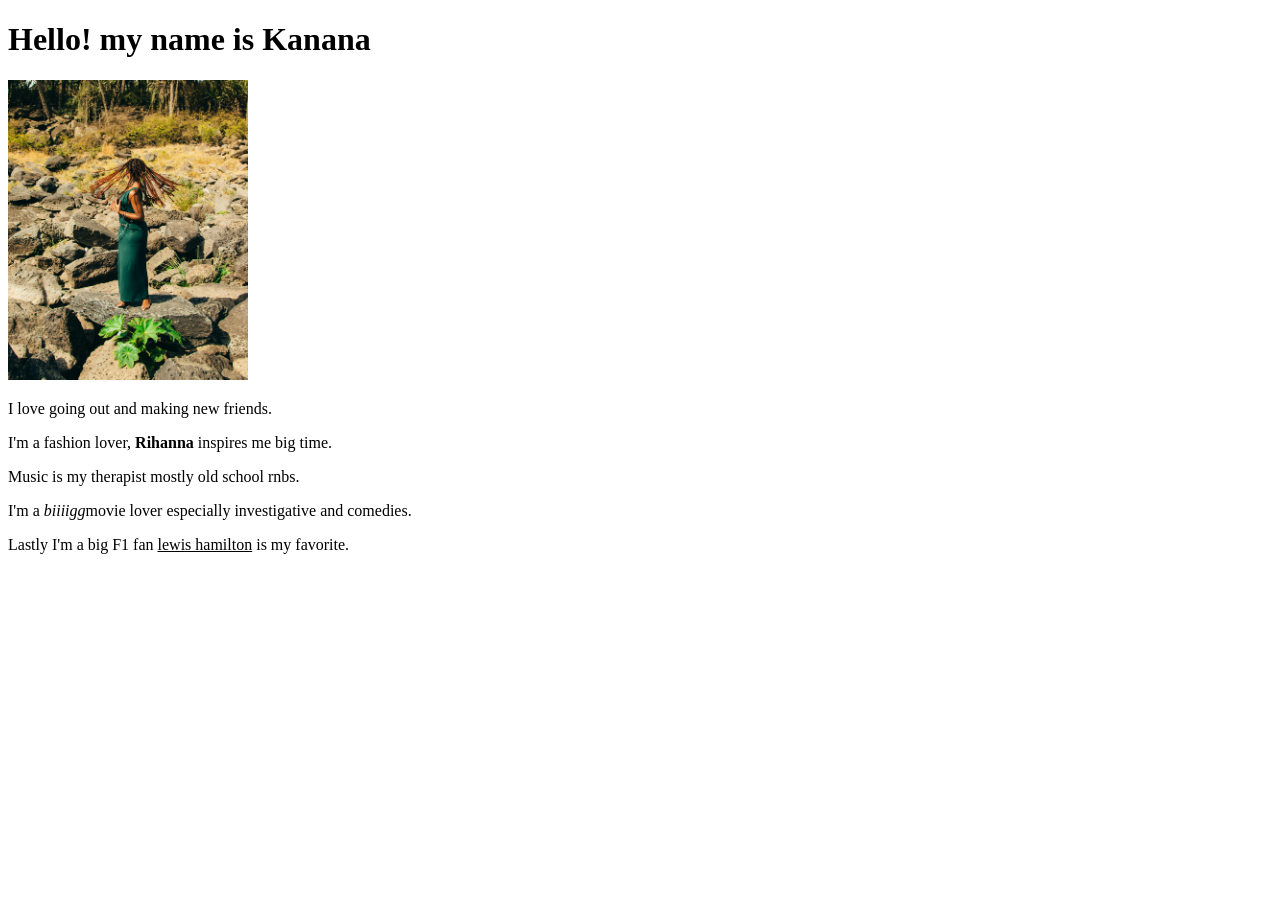
<file: index.html>
<!doctype html>
<html>
  <head>
    <title>KANANA</title>
  </head>
  <body>
    <h1>Hello! my name is Kanana</h1>
    <img src="./kanana.jpg" alt="kenyan girl" height="300px"/>
    <p>I love going out and making new friends.</p>
    <p>I'm a fashion lover, <b> Rihanna</b>  inspires me big time.</p>
    <p>Music is my therapist mostly old school rnbs.</p>
    <p>I'm a <i>biiiigg</i>movie lover especially investigative and comedies.</p>
    <p>Lastly I'm a big F1 fan <u>lewis hamilton</u> is my favorite.</p>
    
  </body>
</html>
</file>
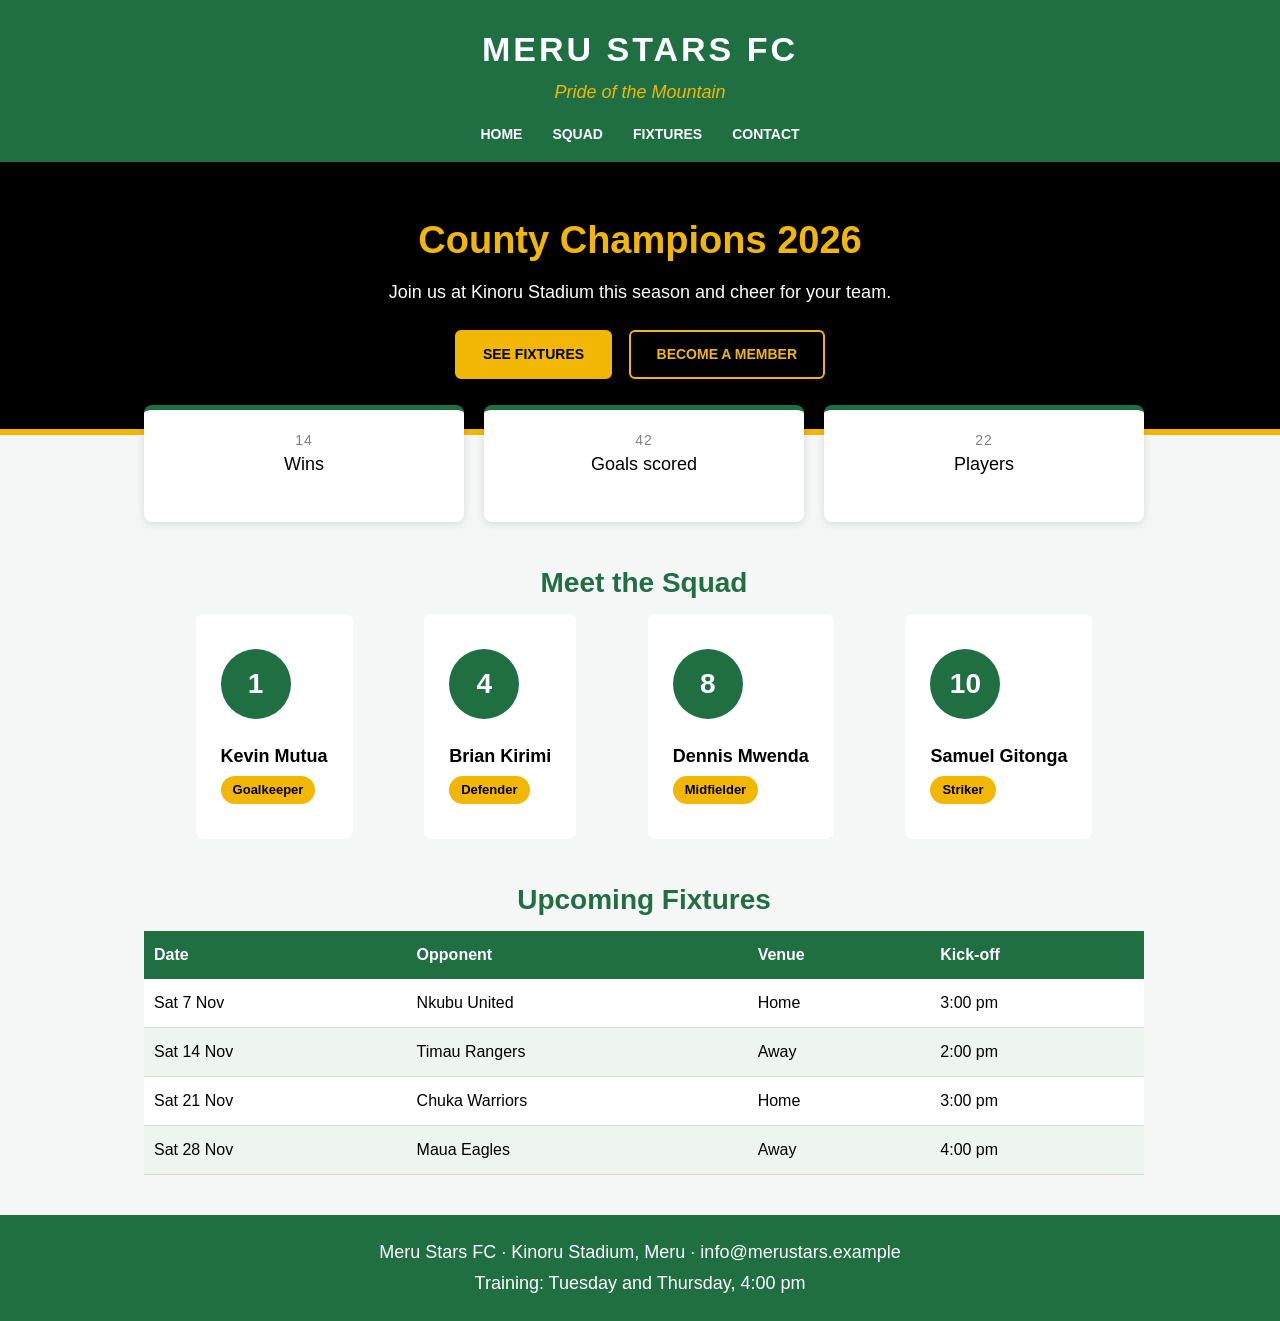
<file: css-practice-2/index.html>
<!DOCTYPE html>
<!--
  inTEN Web Programming · CSS Practice 2: Meru Stars FC
  DO NOT change this HTML file. All your work goes in style.css.
-->
<html lang="en">
<head>
  <meta charset="UTF-8">
  <meta name="viewport" content="width=device-width, initial-scale=1.0">
  <title>Meru Stars FC | Official Site</title>
  <link rel="stylesheet" href="style.css">
</head>

<body>

  <header>
    <h1 class="logo">Meru Stars FC</h1>
    <p class="tagline">Pride of the Mountain</p>
    <nav>
      <ul>
        <li><a href="#">Home</a></li>
        <li><a href="#squad">Squad</a></li>
        <li><a href="#fixtures">Fixtures</a></li>
        <li><a href="#contact">Contact</a></li>
      </ul>
    </nav>
  </header>

  <section class="hero">
    <h2>County Champions 2026</h2>
    <p>Join us at Kinoru Stadium this season and cheer for your team.</p>
    <a href="#fixtures" class="button">See fixtures</a>
    <a href="#contact" class="button button-outline">Become a member</a>
  </section>

  <main>

    <section class="stats">
      <div class="stat">
        <p class="stat-number">14</p>
        <p class="stat-label">Wins</p>
      </div>
      <div class="stat">
        <p class="stat-number">42</p>
        <p class="stat-label">Goals scored</p>
      </div>
      <div class="stat">
        <p class="stat-number">22</p>
        <p class="stat-label">Players</p>
      </div>
    </section>

    <section id="squad">
      <h2>Meet the Squad</h2>

      <div class="players">
        <div class="player">
          <p class="number">1</p>
          <h3>Kevin Mutua</h3>
          <p class="position">Goalkeeper</p>
        </div>
        <div class="player">
          <p class="number">4</p>
          <h3>Brian Kirimi</h3>
          <p class="position">Defender</p>
        </div>
        <div class="player">
          <p class="number">8</p>
          <h3>Dennis Mwenda</h3>
          <p class="position">Midfielder</p>
        </div>
        <div class="player">
          <p class="number">10</p>
          <h3>Samuel Gitonga</h3>
          <p class="position">Striker</p>
        </div>
      </div>
    </section>

    <section id="fixtures">
      <h2>Upcoming Fixtures</h2>

      <table>
        <thead>
          <tr>
            <th>Date</th>
            <th>Opponent</th>
            <th>Venue</th>
            <th>Kick-off</th>
          </tr>
        </thead>
        <tbody>
          <tr>
            <td>Sat 7 Nov</td>
            <td>Nkubu United</td>
            <td>Home</td>
            <td>3:00 pm</td>
          </tr>
          <tr>
            <td>Sat 14 Nov</td>
            <td>Timau Rangers</td>
            <td>Away</td>
            <td>2:00 pm</td>
          </tr>
          <tr>
            <td>Sat 21 Nov</td>
            <td>Chuka Warriors</td>
            <td>Home</td>
            <td>3:00 pm</td>
          </tr>
          <tr>
            <td>Sat 28 Nov</td>
            <td>Maua Eagles</td>
            <td>Away</td>
            <td>4:00 pm</td>
          </tr>
        </tbody>
      </table>
    </section>

  </main>

  <footer id="contact">
    <p>Meru Stars FC &middot; Kinoru Stadium, Meru &middot; info@merustars.example</p>
    <p>Training: Tuesday and Thursday, 4:00 pm</p>
  </footer>

</body>
</html>
</file>
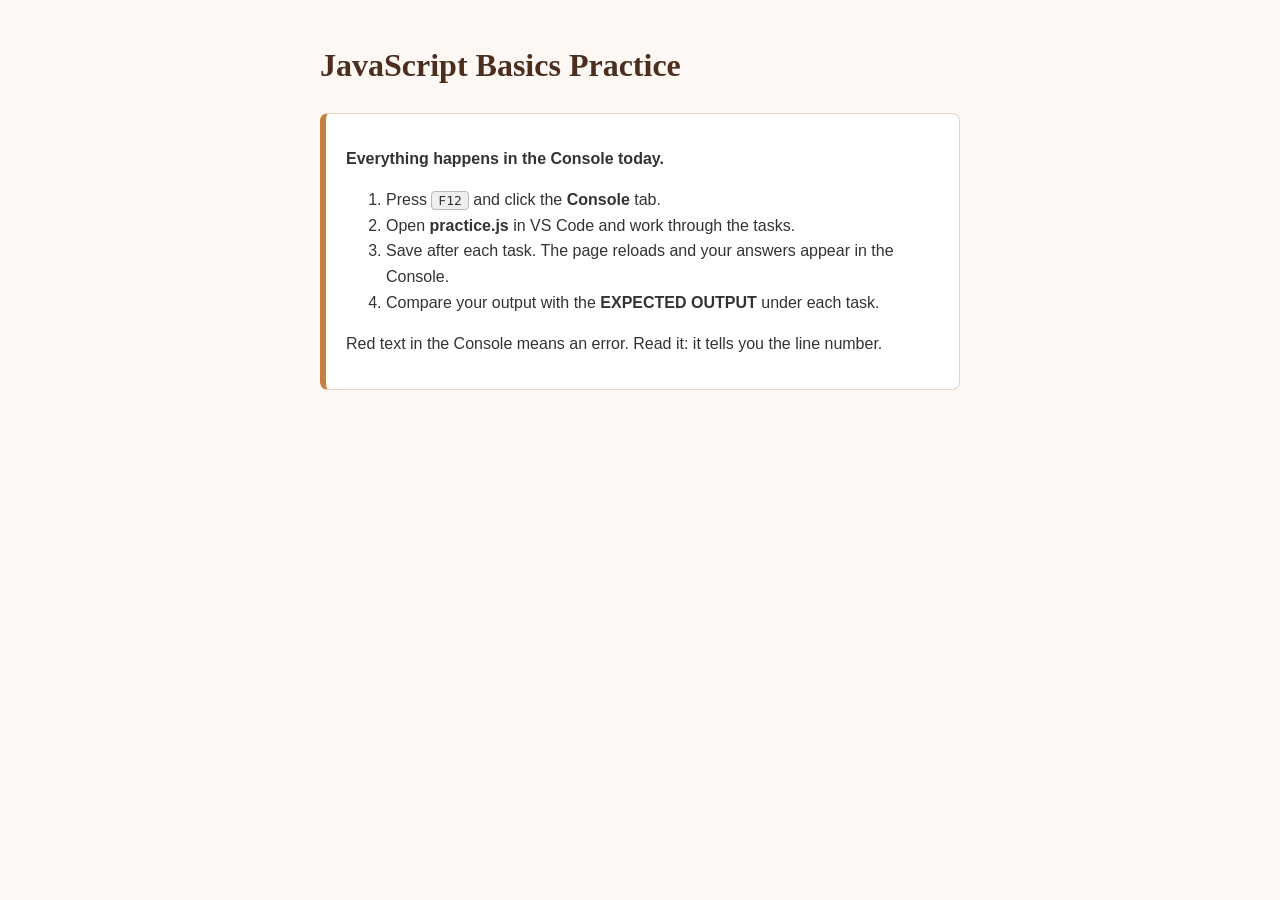
<file: js-practice-main/index.html>
<!DOCTYPE html>
<html lang="en">
<head>
  <meta charset="UTF-8">
  <meta name="viewport" content="width=device-width, initial-scale=1.0">
  <title>JavaScript Basics Practice</title>
  <style>
    body { font-family: Arial, sans-serif; max-width: 640px; margin: 40px auto; padding: 0 16px;
           background: #fdf8f3; color: #333; line-height: 1.6; }
    h1 { color: #4b2e1e; font-family: Georgia, serif; }
    .box { background: #fff; border: 1px solid #e6d5c3; border-left: 6px solid #c8803e;
           border-radius: 8px; padding: 16px 20px; }
    kbd { background: #eee; border: 1px solid #bbb; border-radius: 4px; padding: 1px 6px; }
  </style>
</head>
<body>
  <h1>JavaScript Basics Practice</h1>
  <div class="box">
    <p><strong>Everything happens in the Console today.</strong></p>
    <ol>
      <li>Press <kbd>F12</kbd> and click the <strong>Console</strong> tab.</li>
      <li>Open <strong>practice.js</strong> in VS Code and work through the tasks.</li>
      <li>Save after each task. The page reloads and your answers appear in the Console.</li>
      <li>Compare your output with the <strong>EXPECTED OUTPUT</strong> under each task.</li>
    </ol>
    <p>Red text in the Console means an error. Read it: it tells you the line number.</p>
  </div>

  <script src="practice.js"></script>
</body>
</html>
</file>
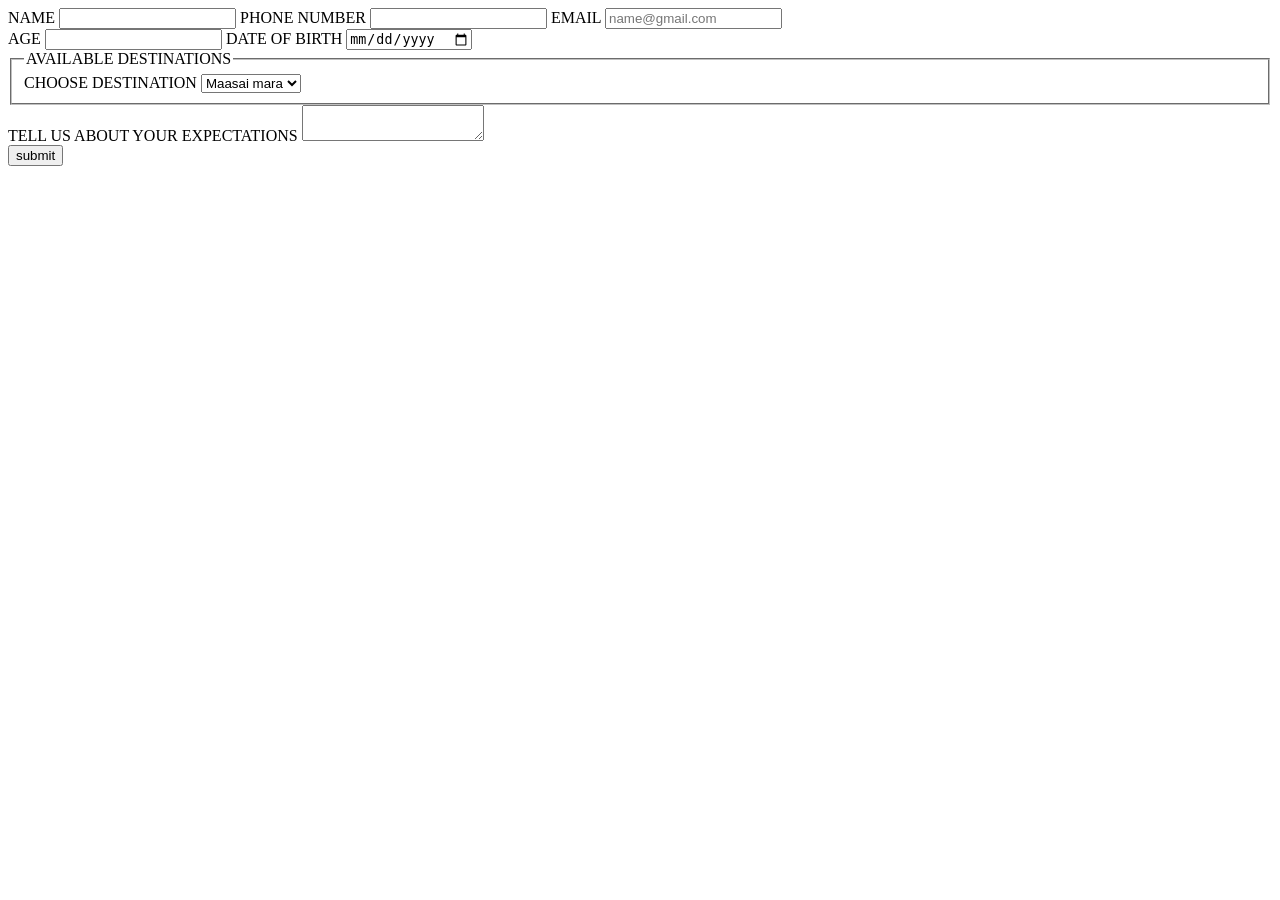
<file: forms.html>
<!doctype html>
<html>
  <head>
    <title>FORMS</title>
  </head>
  <body>
    <form>
      <div>
        <label>NAME</label>
        <input type=" text" id="name" name=" name" required />
        <label> PHONE NUMBER</label>
        <input type=" tel" id="number" name="number" required />
        <label> EMAIL</label>
        <input
          type=" email"
          id="email"
          name=" email"
          placeholder="name@gmail.com"
        />
      </div>
      <div>
        <label> AGE</label>
        <input type=" number" id="age" name="age" />
        <label> DATE OF BIRTH</label>
        <input type="date" id=" date" name="date" />
      </div>
      <fieldset>
        <legend>AVAILABLE DESTINATIONS</legend>
        <label for="destination">CHOOSE DESTINATION </label>
        <select id="destination" name="destination">
          <option value="MM/8/26">Maasai mara</option>
          <option value="TE/12/26">Tsavo east</option>
          <option value="DN/01/27">Diani</option>
          <option value="SM/05/27">Samburu</option>
        </select>
      </fieldset>
      <div>
        <label> TELL US ABOUT YOUR EXPECTATIONS </label>
        <textarea type="text" id="expectations" name="expectations"></textarea>
      </div>
      <button type="submit"> submit 

      </button>
    </form>
  </body>
</html>
</file>
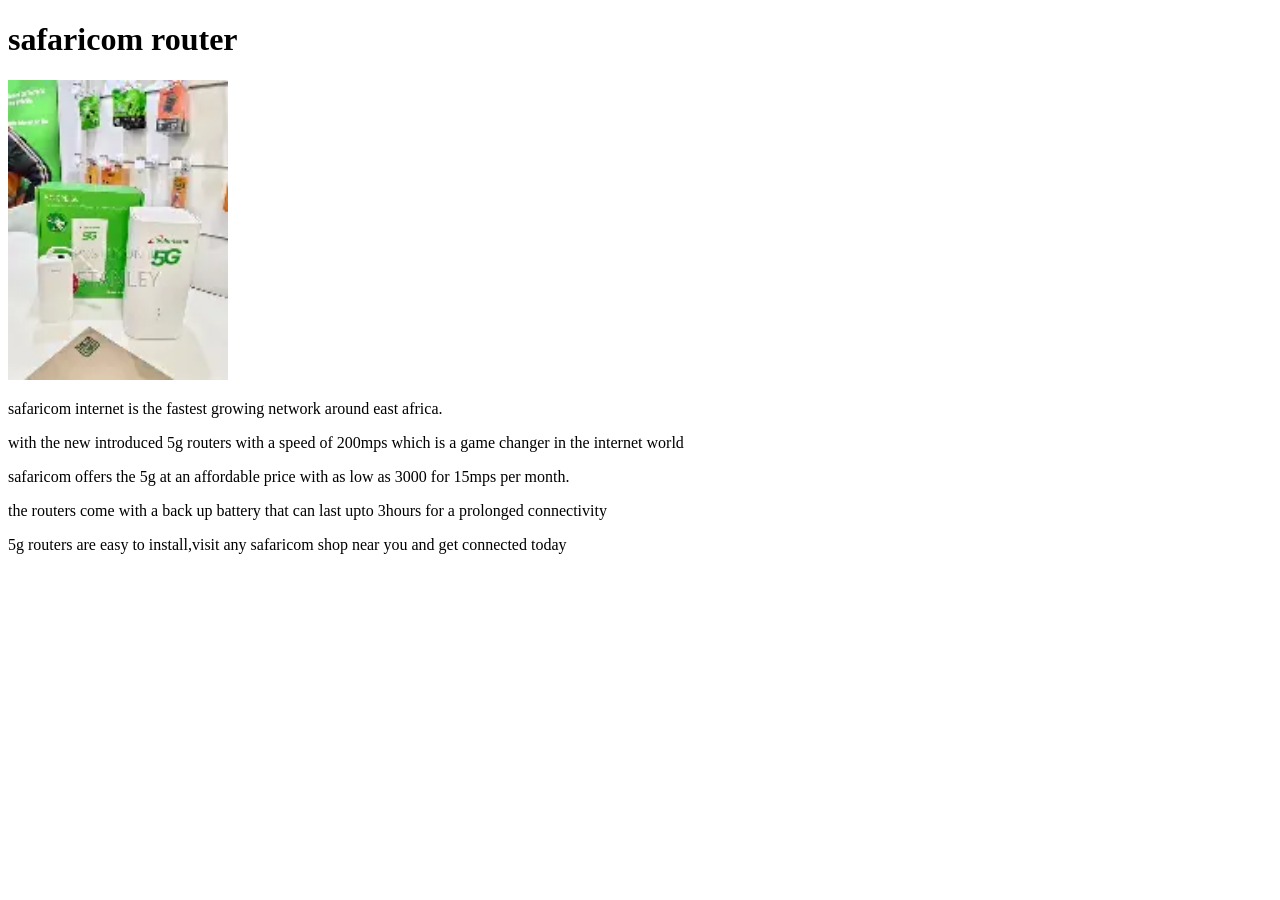
<file: safaricom.html>
<!doctype html>
<html>
  <head>
    <title>safaricom 5g</title>
  </head>

  <body>
    <h1>safaricom router</h1>
    <img src="./saf 5g.webp" alt="safaricom router" height="300px" />
    <p>safaricom internet is the fastest growing network around east africa.</p>
    <p>
      with the new introduced 5g routers with a speed of 200mps which is a game
      changer in the internet world
    </p>
    <p>
      safaricom offers the 5g at an affordable price with as low as 3000 for
      15mps per month.
    </p>
    <p>
      the routers come with a back up battery that can last upto 3hours for a
      prolonged connectivity
    </p>
    <p>
      5g routers are easy to install,visit any safaricom shop near you and get
      connected today
    </p>
  </body>
</html>
</file>
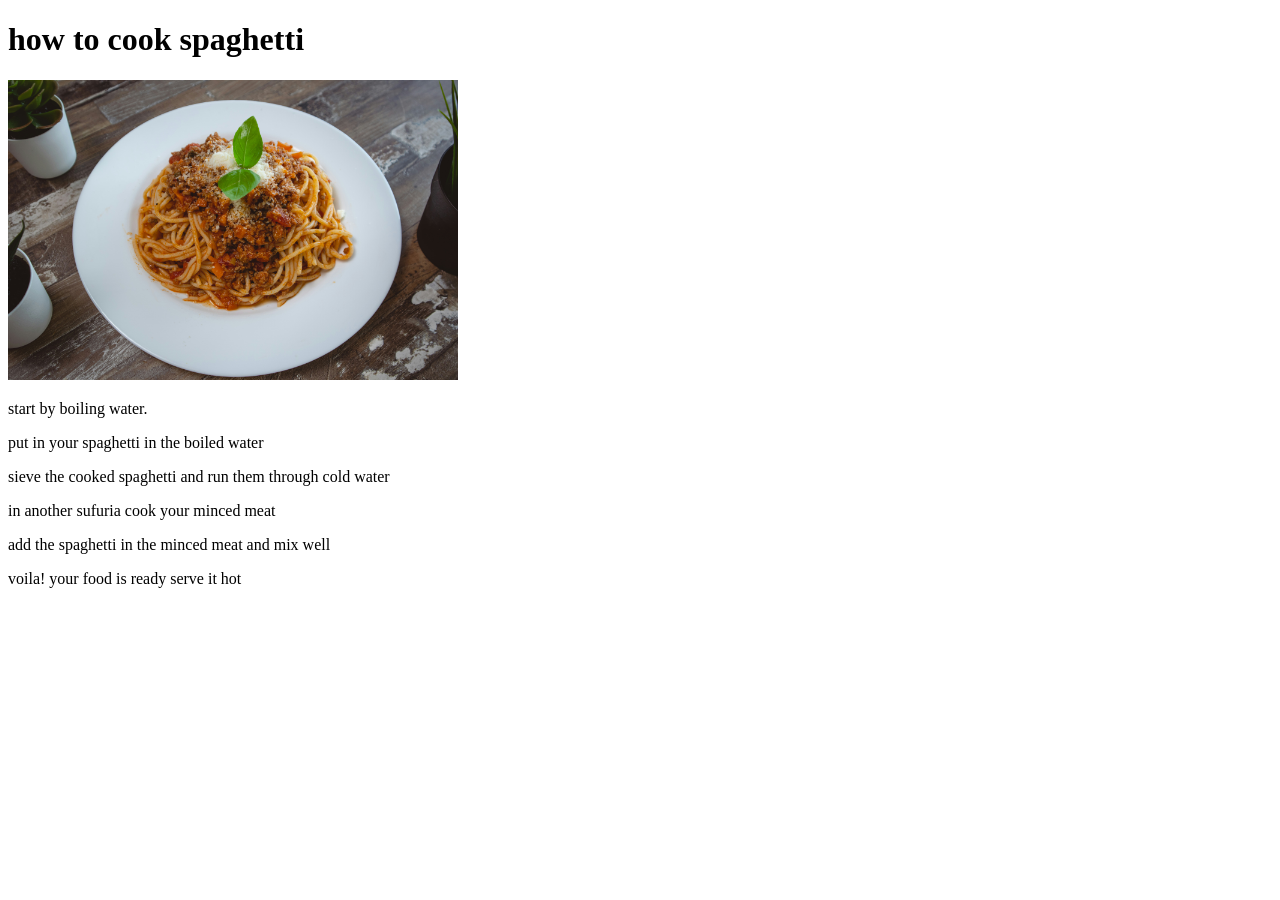
<file: spaghetti.html>
<!doctype html>
<html>
  <head>
    <title>spaghetti</title>
  </head>
  <body>
    <h1> how to cook spaghetti </h1>
    <img  src="./spaghetti.jpg" alt="spaghetti image" height="300px"/>
    <p>start by boiling water.</p>
    <p>put in your spaghetti in the boiled water</p>
    <p>sieve the cooked spaghetti and run them through cold water</p>
    <p>in another sufuria cook your minced meat</p>
    <p>add the spaghetti in the minced meat and mix well</p>
    <p>voila! your food is ready serve it hot</p>
  </body>
</html>
</file>
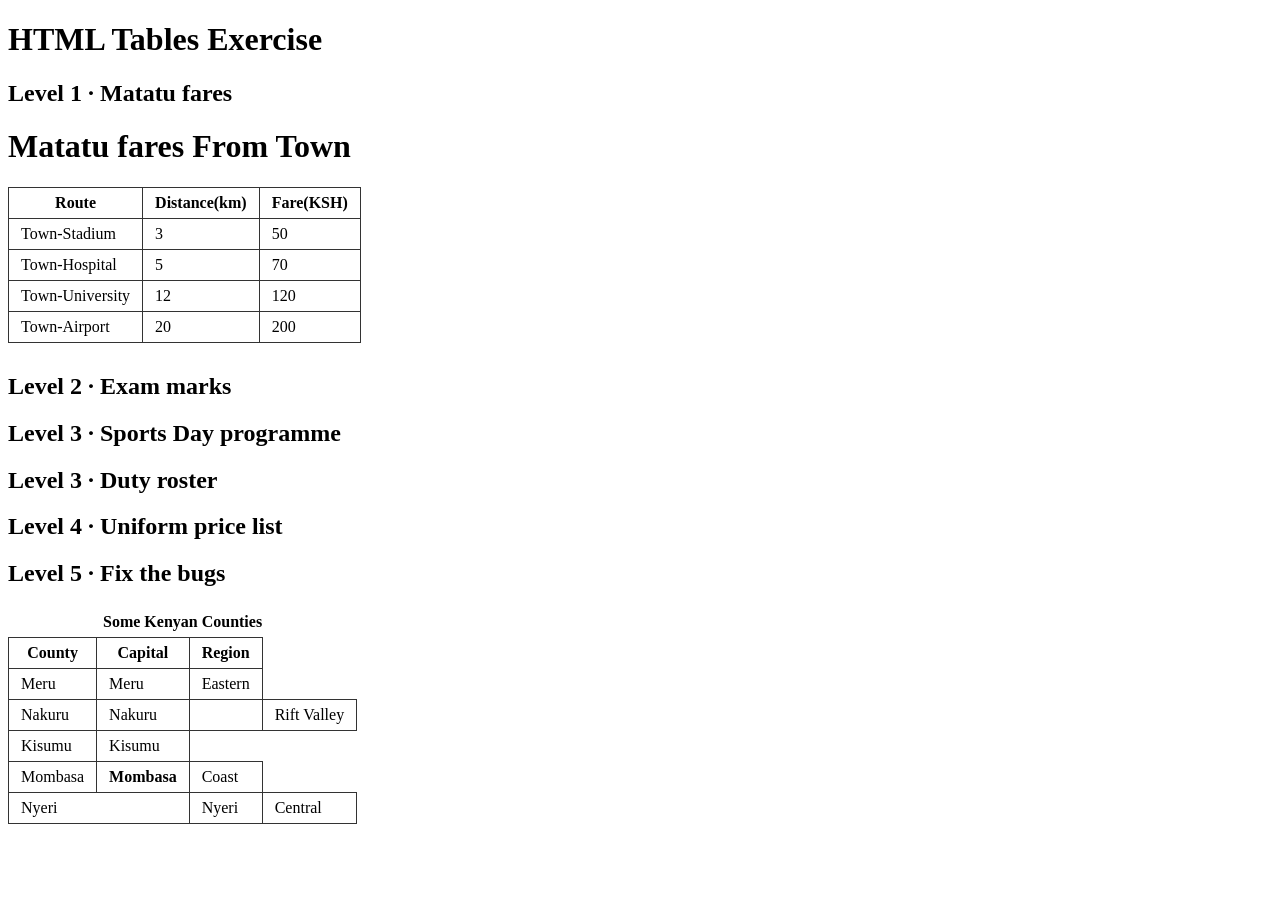
<file: tables-exercise.html>
<!doctype html>
<!--
=====================================================================
  inTEN Web Programming · HTML Tables Exercise

  HOW TO USE THIS FILE
  1. Save this file inside your "web-course" folder.
  2. Open it with Live Server.
  3. Work through the LEVELS in order. Each level is harder.
     Save (Ctrl + S) after every task and check the browser.

  TABLE TAGS YOU WILL NEED
    <table>    the whole table
    <caption>  the table's title (first thing inside <table>)
    <thead>    the header rows
    <tbody>    the main data rows
    <tfoot>    summary rows at the bottom (totals, highest, etc.)
    <tr>       one row
    <th>       a header cell (bold and centred)
    <td>       a normal data cell
    colspan="2"  makes a cell stretch across 2 COLUMNS
    rowspan="2"  makes a cell stretch down 2 ROWS

  GOLDEN RULE: HTML builds tables ROW BY ROW, left to right.
  Every row must add up to the same number of columns.
=====================================================================
-->
<html lang="en">
  <head>
    <meta charset="UTF-8" />
    <title>Tables Exercise - Change me to your name</title>
    <!-- This small style makes table lines visible. You will learn CSS next week. -->
    <style>
      table {
        border-collapse: collapse;
        margin-bottom: 30px;
      }
      th,
      td {
        border: 1px solid #333;
        padding: 6px 12px;
      }
      caption {
        font-weight: bold;
        padding: 6px;
      }
    </style>
  </head>

  <body>
    <h1>HTML Tables Exercise</h1>

    <!--
    ============================ LEVEL 1 ============================
    TASK 1 · Matatu fares (10 min)
    Build this table. The first row is the header row (use <th>).

      Route                  | Distance (km) | Fare (KSh)
      -----------------------|---------------|-----------
      Town - Stadium         | 3             | 50
      Town - Hospital        | 5             | 70
      Town - University      | 12            | 120
      Town - Airport         | 20            | 200

    Then add a <caption> that says:  Matatu Fares from Town
    CHECK: 5 rows in total, 3 cells in every row.
  -->

    <h2>Level 1 · Matatu fares</h2>
    <h1>Matatu fares From Town</h1>
    <table>
      <tr>
        <th>Route</th>
        <th>Distance(km)</th>
        <th>Fare(KSH)</th>
      </tr>
      <tr>
        <td>Town-Stadium</td>
        <td>3</td>
        <td>50</td>
      </tr>
      <tr>
        <td>Town-Hospital</td>
        <td>5</td>
        <td>70</td>
      </tr>
      <tr>
        <td>Town-University</td>
        <td>12</td>
        <td>120</td>
      </tr>
      <tr>
        <td>Town-Airport</td>
        <td>20</td>
        <td>200</td>
      </tr>
    </table>

    <!--
    ============================ LEVEL 2 ============================
    TASK 2 · From words to a table (15 min)
    Read this report, then turn it into a table.

      "Achieng scored 78 in Maths, 65 in English and 82 in Science.
       Brian scored 54 in Maths, 71 in English and 60 in Science.
       Chebet scored 90 in Maths, 88 in English and 85 in Science.
       Daudi scored 67 in Maths, 59 in English and 73 in Science."

    Your table must have:
      - a <caption>: Form 3 End-of-Term Marks
      - columns: Student | Maths | English | Science | Total
      - the header row inside <thead>
      - the four students inside <tbody>
      - a final "Highest" row inside <tfoot> showing the highest mark
        in each column (work it out yourself!)
    TIP: you must calculate each student's Total yourself.
  -->

    <h2>Level 2 · Exam marks</h2>
    

    <!--
    ============================ LEVEL 3 ============================
    TASK 3 · Merge across columns with colspan (10 min)
    Build the Sports Day programme below. Some activities are for
    BOTH boys and girls, so ONE cell stretches across 2 columns.

      Time   | Boys                    | Girls
      -------|-------------------------|-----------
      8:00   | Assembly and opening  (both - one merged cell)
      9:00   | Football                | Netball
      11:00  | Athletics             (both - one merged cell)
      1:00   | Volleyball              | Handball
      3:00   | Prize giving          (both - one merged cell)

    Use:  <td colspan="2">Assembly and opening</td>
    QUESTION: a merged row only has 2 <td> tags. Why does it still fit
    under 3 headings? Write your answer in a <p> under the table.
  -->

    <h2>Level 3 · Sports Day programme</h2>

    <!--
    TASK 4 · Merge down rows with rowspan (10 min)
    Build this classroom duty roster. Each day has 2 duties, so the
    DAY cell stretches DOWN 2 rows.

      Day       | Duty               | Student
      ----------|--------------------|---------
      Monday    | Sweep the floor    | Achieng
      (merged)  | Clean the board    | Brian
      Tuesday   | Sweep the floor    | Chebet
      (merged)  | Clean the board    | Daudi
      Wednesday | Sweep the floor    | Esther
      (merged)  | Clean the board    | Faith

    Use:  <td rowspan="2">Monday</td>
    IMPORTANT: the SECOND row of each day has only 2 cells, because the
    day cell from the row above is already filling the first column.
  -->

    <h2>Level 3 · Duty roster</h2>

    <!--
    ============================ LEVEL 4 ============================
    TASK 5 · Two-row header (15 min)
    Build this school uniform price list. The header has TWO rows:
    "Item" stretches DOWN 2 rows, and "Price (KSh)" stretches ACROSS
    2 columns, with "Small" and "Large" underneath it.

      +----------+---------------------+
      |          |     Price (KSh)     |
      |   Item   +----------+----------+
      |          |  Small   |  Large   |
      +----------+----------+----------+
      | Shirt    |   450    |   550    |
      | Trousers |   800    |   950    |
      | Sweater  |  1200    |  1400    |
      +----------+----------+----------+

    HINT: header row 1 has 2 cells (one with rowspan, one with colspan).
          header row 2 has only 2 cells: Small and Large.
  -->

    <h2>Level 4 · Uniform price list</h2>

    <!--
    ============================ LEVEL 5 ============================
    TASK 6 · Fix the broken table (10 min)
    The table below has 6 MISTAKES. Find and fix them all.
    HINTS: look at the tag names, the closing tags, the order of tags,
    and count the cells in every row.
  -->

    <h2>Level 5 · Fix the bugs</h2>

    <!-- - - - - - - - - - - START OF BROKEN CODE - - - - - - - - - - -->
    <table>
      <tr>
        <th>County</th>
        <th>Capital</th>
        <th>Region</th>
      </tr>
      <caption>
        Some Kenyan Counties
      </caption>
      <tr>
        <td>Meru</td>
        <td>Meru</td>
        <td>Eastern</td>
      </tr>
      <tr>
        <td>Nakuru</td>
        <td>Nakuru</td>
        <td></td>
        <td>Rift Valley</td>
      </tr>
      <tr>
        <td>Kisumu</td>
        <td>Kisumu</td>
      </tr>
      <tr>
        <td>Mombasa</td>
        <th>Mombasa</th>
        <td>Coast</td>
      </tr>

      <tr>
        <td colspan="2">Nyeri</td>
        <td>Nyeri</td>
        <td>Central</td>
      </tr>
    </table>
    <!-- - - - - - - - - - - END OF BROKEN CODE - - - - - - - - - - - -->

    <!--
    ===================== STRETCH TASKS (fast finishers) =====================

    TASK 7 · Accessibility with scope (5 min)
    In your Level 2 marks table, add scope="col" to every column
    header <th>, and change each student's name cell into
    <th scope="row">. This tells screen readers which header belongs
    to which cell.

    TASK 8 · Design your own (15 min)
    Make a table of something YOU care about: your favourite football
    team's last 5 results, a weekly budget, or your family's chores.
    It must use: <caption>, <thead>, <tbody>, and at least ONE
    colspan or rowspan.
  --></body>
</html>

<!--
=====================================================================
  BEFORE YOU FINISH, CHECK:
  [ ] Every table has a <caption>
  [ ] Every row in each table adds up to the same number of columns
      (remember: colspan="2" counts as 2)
  [ ] Your totals and "Highest" row in Level 2 are correct
  [ ] All 6 bugs in Level 5 are fixed
  [ ] Bonus: paste your code into https://validator.w3.org/#validate_by_input
      and fix any errors it shows
=====================================================================
-->
</file>
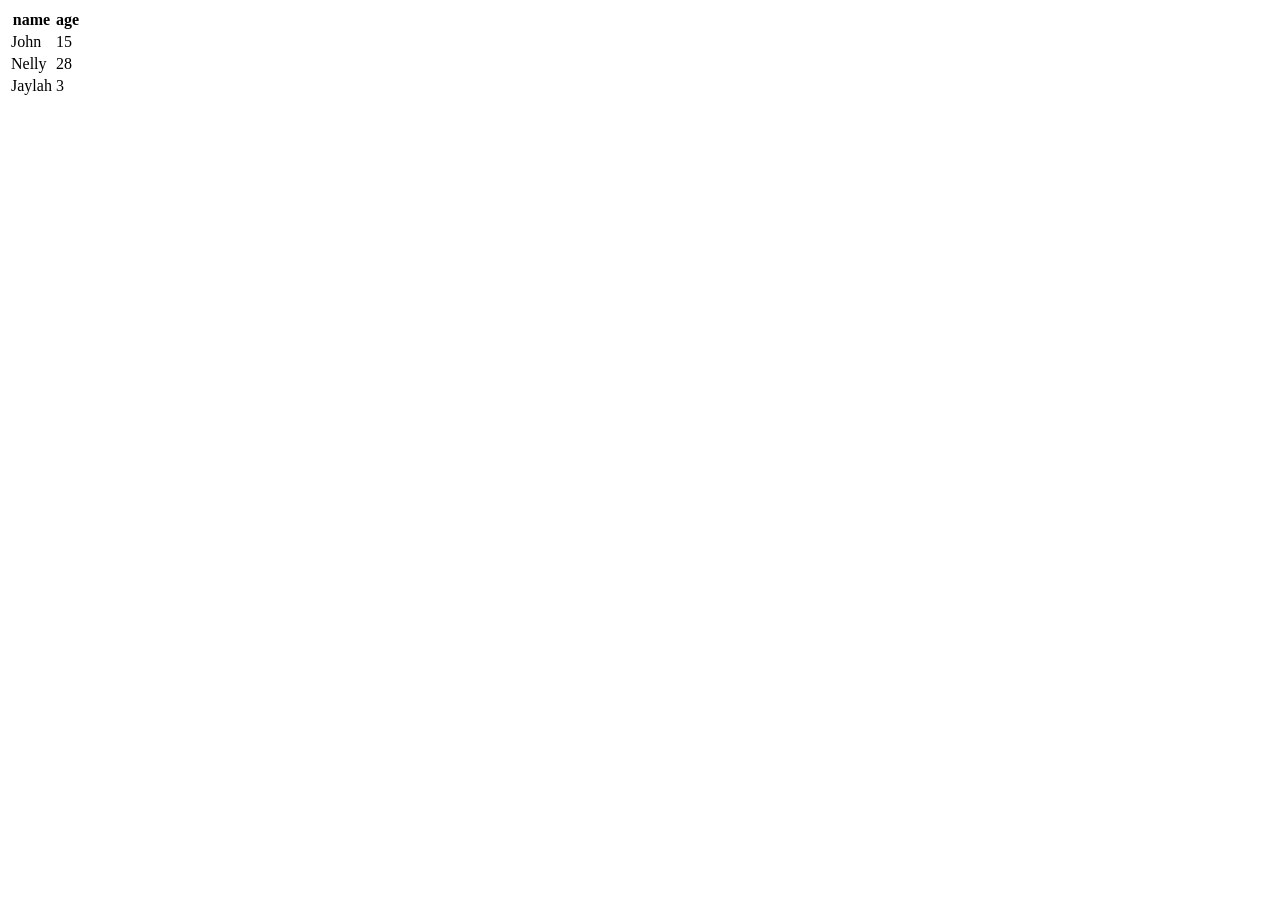
<file: tables.html>
<!doctype html>
<html>
  <head>
    <title>Tables</title>
  </head>
  <body>
    <table>
      <tr>
        <th>name</th>
        <th>age</th>
      </tr>
      <tr>
        <td>John</td>
        <td>15</td>
      </tr>
      <tr>
        <td>Nelly</td>
        <td>28</td>
      </tr>
      <tr>
        <td>Jaylah</td>
        <td>3</td>
      </tr>
    </table>
  </body>
</html>
</file>
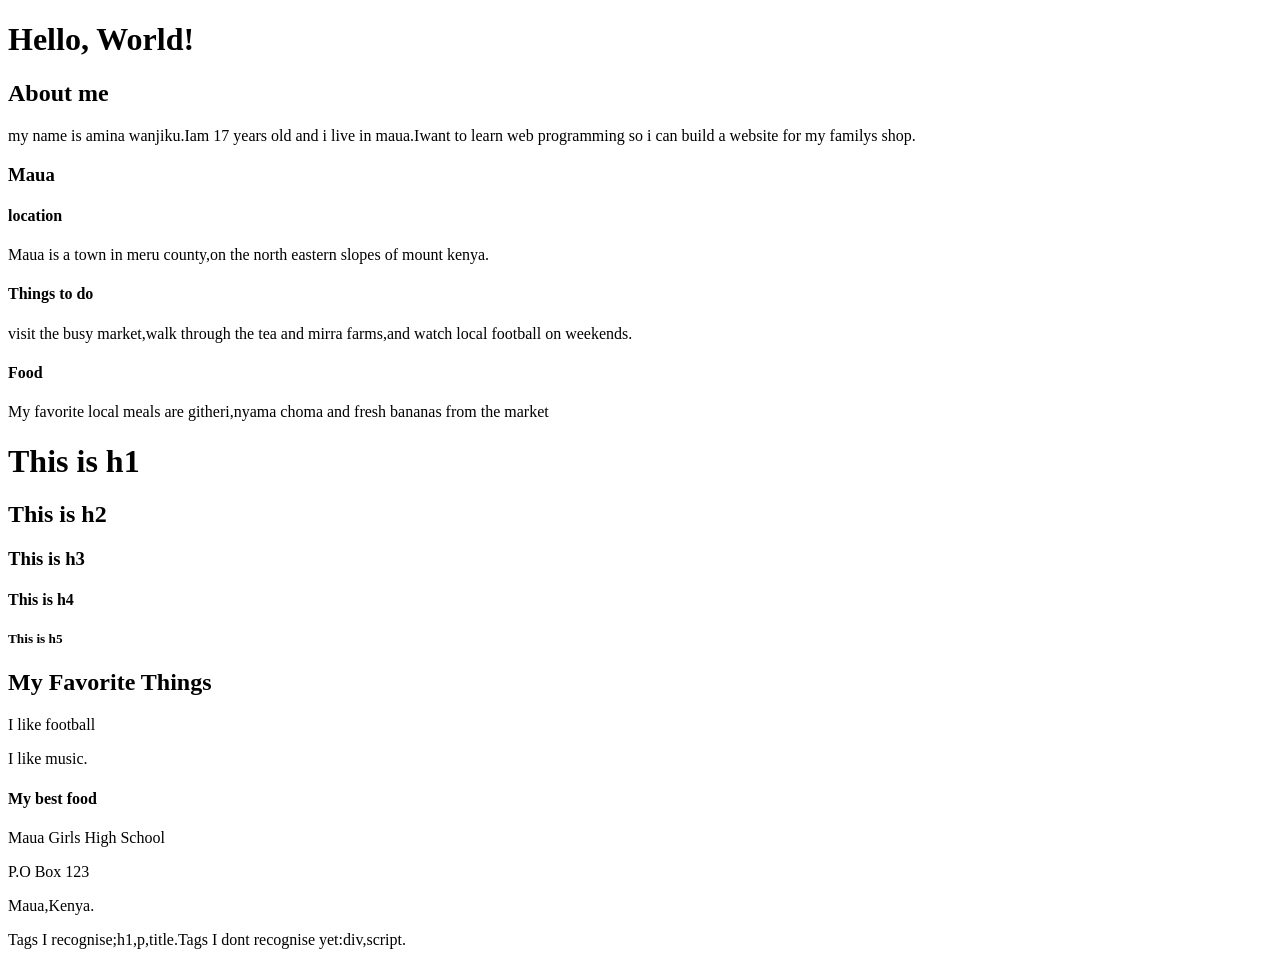
<file: world.html>
<!doctype html>
<html>
  <head>
    <title>AMINA</title>
  </head>
  <body>
    <h1>Hello, World!</h1>
    <h2>About me</h2>
    <p>
      my name is amina wanjiku.Iam 17 years old and i live in maua.Iwant to
      learn web programming so i can build a website for my familys shop.
    </p>
    <h3>Maua</h3>
    <h4>location</h4>
    <p>
      Maua is a town in meru county,on the north eastern slopes of mount kenya.
    </p>
    <h4>Things to do</h4>
    <p>
      visit the busy market,walk through the tea and mirra farms,and watch local
      football on weekends.
    </p>
    <h4>Food</h4>
    <p>
      My favorite local meals are githeri,nyama choma and fresh bananas from the
      market
    </p>
    <h1>This is h1</h1>
    <h2>This is h2</h2>
    <h3>This is h3</h3>
    <h4>This is h4</h4>
    <h5>This is h5</h5>
    <h2>My Favorite Things</h2>
    <p>I like football</p>
    <p>I like music.</p>
    <h4>My best food</h4>
    <p>Maua Girls High School</p>
    <p>P.O Box 123</p>
    <p>Maua,Kenya.</p>

    <p>Tags I recognise;h1,p,title.Tags I dont recognise yet:div,script.</p>
  </body>
</html>
</file>
<file: css-practice-2/style.css>
/* =====================================================================
   inTEN Web Programming · CSS Practice 2: Meru Stars FC

   YOUR MISSION
   index.html is finished but has no style. Write CSS in THIS file
   until your page looks like target-desktop.png.

   NEW IN THIS PRACTICE
   - box-sizing                - text-transform and letter-spacing
   - CSS Grid                  - circles with border-radius: 50%
   - styling tables            - striped rows with :nth-child
   - two classes on one element (class="button button-outline")

   HOW TO WORK
   1. Open index.html with Live Server.
   2. Open target-desktop.png next to it so you can compare.
   3. Do the tasks IN ORDER. Save (Ctrl + S) after each one and check.
   4. Do NOT change index.html.

   COLOURS TO USE (copy them exactly)
     Pitch green   #1f6f43   header, footer, headings, number circles
     Gold          #f2b705   tagline, buttons, position tags
     Black         #1b1b1b   hero background, main text
     Light grey    #f4f7f5   page background
     Pale green    #eef5f0   striped table rows
     Grey text     #555555   stat labels
     Line grey     #dddddd   table row lines

   FONT:  Arial, Helvetica, sans-serif   (for the whole page)
   ===================================================================== */

/* ---------------------------------------------------------------------
   TASK 1 · Box sizing and the whole page (* and body)        (5 min)
   *  (the star selects EVERY element):
   - box-sizing: border-box;
     This makes padding fit INSIDE an element's width, so boxes
     do not grow bigger than you planned.
   body:
   - margin 0, Arial font, light grey background, black text
   - line-height: 1.5
   --------------------------------------------------------------------- */
body {
  margin: 0;
  font-family: Arial, Helvetica, sans-serif;
  background-color: #f4f7f5;
  color: black;
  line-height: 1.5;
}

/* ---------------------------------------------------------------------
   TASK 2 · Centred header (header, .logo, .tagline)          (8 min)
   header:
   - Background pitch green, text white, centred text
   - Padding: 24px top, 20px right, 16px bottom, 20px left
   .logo:
   - margin 0, font-size 34px
   - CAPITAL LETTERS without retyping:  text-transform: uppercase;
   - Space out the letters:            letter-spacing: 3px;
   .tagline:
   - margin: 4px 0 16px 0;
   - Gold colour, italic (font-style: italic)
   --------------------------------------------------------------------- */
header {
  background-color: #1f6f43;
  color: white;
  text-align: center;
  padding-top: 24px;
  padding-bottom: 16px;
  padding-right: 20px;
  padding-left: 20px;
}
.logo {
  margin: 0;
  font-size: 34px;
  text-transform: uppercase;
  letter-spacing: 3px;
}
.tagline {
  margin: 4px 0 16px 0;
  color: #f2b705;
  font-style: italic;
}

/* ---------------------------------------------------------------------
   TASK 3 · Navigation (nav ul and nav a)                      (6 min)
   nav ul:
   - No bullets, margin 0, padding 0
   - display: flex;   justify-content: center;   gap: 30px;
   nav a:
   - White, no underline, bold, uppercase, font-size 14px
   --------------------------------------------------------------------- */
ul {
  list-style: none;
  margin: 0;
  padding: 0;
  display: flex;
  justify-content: center;
  gap: 30px;
}
a {
  color: white;
  text-decoration: none;
  font-weight: bold;
  text-transform: uppercase;
  font-size: 14px;
}
/* ---------------------------------------------------------------------
   TASK 4 · Hero (.hero, .hero h2, .hero p)                    (6 min)
   .hero:
   - Background black, text white, centred
   - Padding: 50px top and bottom, 20px left and right
   - A thick gold line at the bottom:  border-bottom: 6px solid #f2b705;
   .hero h2:
   - margin: 0 0 10px 0;   font-size 38px;   gold
   .hero p:
   - margin: 0 0 24px 0;   font-size 18px
   --------------------------------------------------------------------- */
.hero {
  background-color: black;
  color: white;
  text-align: center;
  padding-top: 50px;
  padding-bottom: 50px;
  padding-left: 20px;
  padding-right: 20px;
  border-bottom: 6px solid #f2b705;
}
h2 {
  margin: 0 0 10px 0;
  font-size: 38px;
  color: #f2b705;
}
p {
  margin: 0 0 24px 0;
  font-size: 18px;
}
/* ---------------------------------------------------------------------
   TASK 5 · Two kinds of button (.button and .button-outline)  (10 min)
   Both links have class "button". The second ALSO has "button-outline".
   So: style .button first, then .button-outline only changes what is
   different.
   .button:
   - display: inline-block;
   - Padding: 12px top and bottom, 26px left and right
   - margin: 0 6px;   (a little space between the two buttons)
   - Gold background, black text, bold, no underline
   - border: 2px solid #f2b705;
   - border-radius: 6px;
   .button-outline:
   - background-color: transparent;   (see-through)
   - Gold text
   --------------------------------------------------------------------- */
.button {
  display: inline-block;
  padding-top: 12px;
  padding-bottom: 12px;
  padding-left: 26px;
  padding-right: 26px;
  margin: 0 6px;
  background-color: #f2b705;
  color: black;
  font-weight: bold;
  text-decoration: none;
  border: 2px solid #f2b705;
  border-radius: 6px;
}
.button-outline {
  background-color: transparent;
  color: #f2b705;
}
/* ---------------------------------------------------------------------
   TASK 6 · Main content and headings (main and main h2)       (5 min)
   main:
   - max-width 1000px, centred with  margin: 0 auto;
   - Padding: 0 top, 20px right, 40px bottom, 20px left
   main h2:
   - Pitch green, centred, font-size 28px, margin-top 40px
   --------------------------------------------------------------------- */
main {
  max-width: 1000px;
  margin: 0 auto;
  padding-top: 0;
  padding-bottom: 40px;
  padding-right: 20px;
  padding-left: 28px;
}
#squad > h2,#fixtures>h2 {
  color: #1f6f43;
  text-align: center;
  font-size: 28px;
  margin-top: 40px;
}
/* ---------------------------------------------------------------------
   TASK 7 · Stat boxes with CSS GRID (.stats, .stat,
            .stat-number, .stat-label)                        (12 min)
   .stats:
   - Turn on Grid:              display: grid;
   - 3 equal columns:           grid-template-columns: repeat(3, 1fr);
     ("1fr" means "one equal share of the space")
   - gap: 20px
   - Pull the boxes up so they overlap the hero:  margin-top: -30px;
   .stat:
   - White background, centred text, padding 20px
   - Rounded corners 8px
   - A green line on top only:  border-top: 5px solid #1f6f43;
   - box-shadow: 0 2px 8px rgba(0, 0, 0, 0.12);
   .stat-number:
   - margin 0, font-size 42px, bold, pitch green
   .stat-label:
   - margin 0, uppercase, letter-spacing 1px, font-size 14px, grey text
   --------------------------------------------------------------------- */
.stats {
  display: grid;
  grid-template-columns: repeat(3, 1fr);
  gap: 20px;
  margin-top: -30px;
}
.stat {
  background-color: white;
  text-align: center;
  padding: 20px;
  border-top: 5px solid #1f6f43;
  border-radius: 8px;
  box-shadow: 0 2px 8px rgba(0, 0, 0, 0.12);
}
.stat-number {
  margin: 0;
  text-transform: uppercase;
  letter-spacing: 1px;
  font-size: 14px;
  color: grey;
}
/* ---------------------------------------------------------------------
   TASK 8 · Player cards in a 4-column grid (.players, .player,
            .player h3)                                       (8 min)
   .players:
   - display: grid;  with 4 equal columns;  gap 20px
   .player:
   - White background, centred text
   - Padding: 24px top and bottom, 16px left and right
   - Rounded corners 8px, same box-shadow as the stats
   .player h3:
   - margin: 12px 0 6px 0;   font-size 18px
   --------------------------------------------------------------------- */
.players {
  display: flex;
  gap: 20px;
  justify-content: space-evenly;
}
.player {
  background-color: white;
  padding-top: 35px;
  padding-bottom: 35px;
  padding-left: 25px;
  padding-right: 25px;
  border-radius: 8px;
}
.player > h3 {
  margin: 12px 0 6px 0;
  font-size: 18px;
}

/* ---------------------------------------------------------------------
   TASK 9 · Round number badge and position tag
            (.number and .position)                           (10 min)
   .number  (the shirt number in a circle):
   - width 70px and height 70px   (a square...)
   - border-radius: 50%;          (...becomes a circle!)
   - margin: 0 auto;              (centre the circle)
   - Pitch green background, white text, font-size 28px, bold
   - Centre the number up and down:  line-height: 70px;
     (same as the height)
   .position  (the gold tag):
   - display: inline-block;   margin 0
   - Padding: 4px top and bottom, 12px left and right
   - Gold background, black text, bold, font-size 13px
   - border-radius: 20px;
   --------------------------------------------------------------------- */
.number {
  width: 70px;
  height: 70px;
  border-radius: 50%;
  display: flex;
  justify-content: center;
  align-items: center;
  background-color: #1f6f43;
  color: white;
  font-size: 28px;
  font-weight: bold;
  line-height: 70px;
}
.position {
  display: inline-block;
  margin: 0;
  padding-top: 4px;
  padding-bottom: 4px;
  padding-right: 12px;
  padding-left: 12px;
  background-color: #f2b705;
  color: black;
  font-weight: bold;
  font-size: 13px;
  border-radius: 20px;
}
/* ---------------------------------------------------------------------
   TASK 10 · Styled table (table, th, td, striped rows)       (10 min)
   table:
   - Full width:  width: 100%;
   - Join the cell borders into single lines:  border-collapse: collapse;
   - White background, same box-shadow as the cards
   th:
   - Pitch green background, white text, left-aligned
   - Padding: 12px top and bottom, 16px left and right
   td:
   - Same padding as th
   - A thin line under each row:  border-bottom: 1px solid #dddddd;
   Striped rows (every second row pale green):
       
       }tbody tr:nth-child(even) {
         background-color: #eef5f0;
   --------------------------------------------------------------------- */
table {
  width: 100%;
  border-collapse: collapse;
  background-color: white;
}
th {
  background-color: #1f6f43;
  color: white;
  text-align: left;
  padding-top: 12px;
  padding-bottom: 12px;
  padding-right: 16px;
  padding-left: 16x;
}
td {
  padding-top: 12px;
  padding-bottom: 12px;
  padding-right: 16px;
  padding-left: 16x;
  border-bottom: 1px solid #dddddd;
}
tbody tr:nth-child(even) {
         background-color: #eef5f0;
}
th,td{
   padding-left: 10px;
}
/* ---------------------------------------------------------------------
   TASK 11 · Footer (footer and footer p)                      (4 min)
   footer:
   - Pitch green background, white text, centred
   - padding 20px, font-size 14px
   footer p:
   - margin: 4px 0;
   --------------------------------------------------------------------- */
footer {
  background-color: #1f6f43;
  color: white;
  text-align: center;
  padding: 20px;
  font-size: 14px;
}
footer > p {
  margin: 4px 0;
}
/* =====================================================================
   STRETCH TASKS (fast finishers)

   STRETCH A · Hover effects
   - nav a:hover          → text turns gold
   - .button:hover        → white background, white border, black text
                            (it works on BOTH buttons. Why?)
   - .player:hover        → grows a little:  transform: scale(1.05);
   - tbody tr:hover       → background #fff6d6 (light yellow)

   STRETCH B · Make it work on phones (look at target-mobile.png)
       @media (max-width: 700px) {  ...your rules here...  }
   Inside it:
   - .logo: font-size 26px
   - nav ul: gap 16px
   - .hero h2: font-size 28px
   - .button: margin 6px
   - .stats: ONE column   (grid-template-columns: 1fr;)
   - .players: TWO columns
   - th and td: padding 10px 8px, font-size 14px
   TEST: in Chrome press F12, then Ctrl + Shift + M, and pick a phone.

   THINK ABOUT IT
   In Task 7 and 8 you used Grid. In the first practice (Kahawa House)
   you used Flexbox for the cards. When would you choose Grid, and when
   Flexbox? Write your answer as a comment at the bottom of this file.
   ===================================================================== */
</file>
